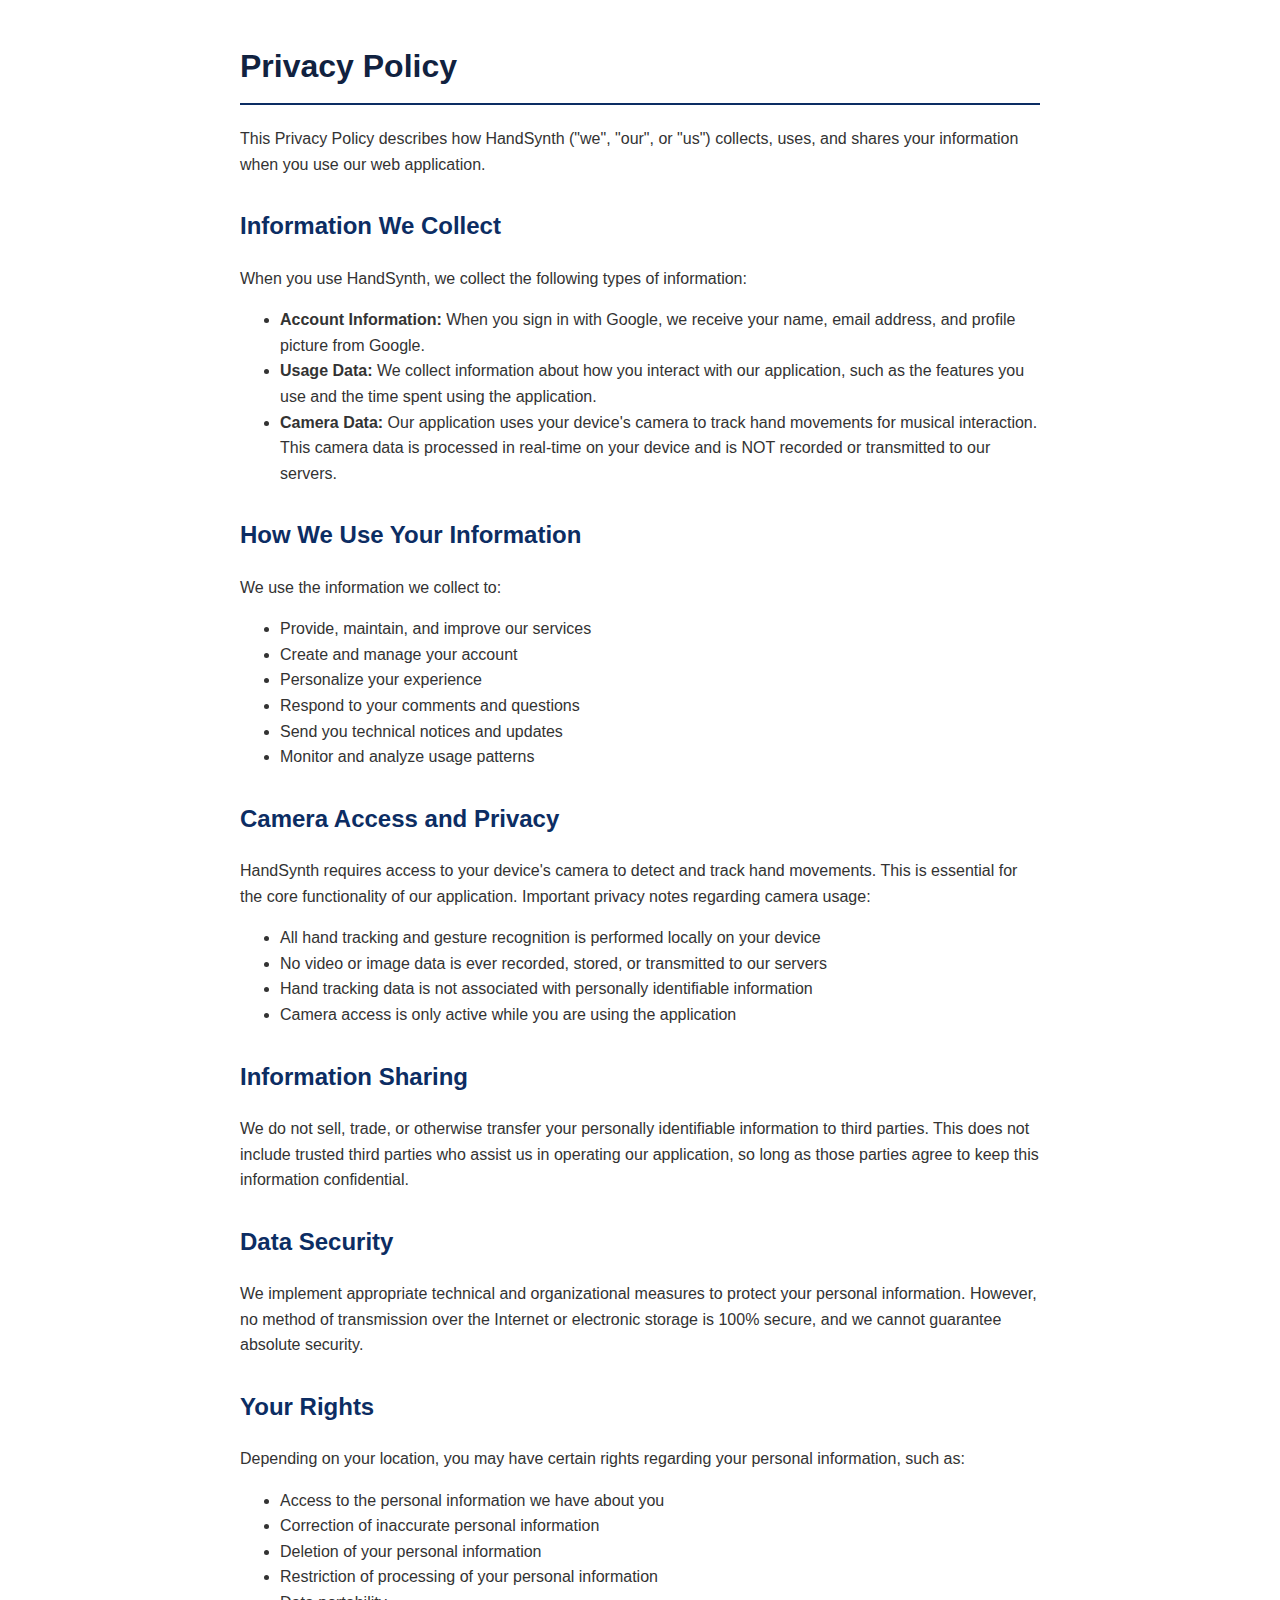
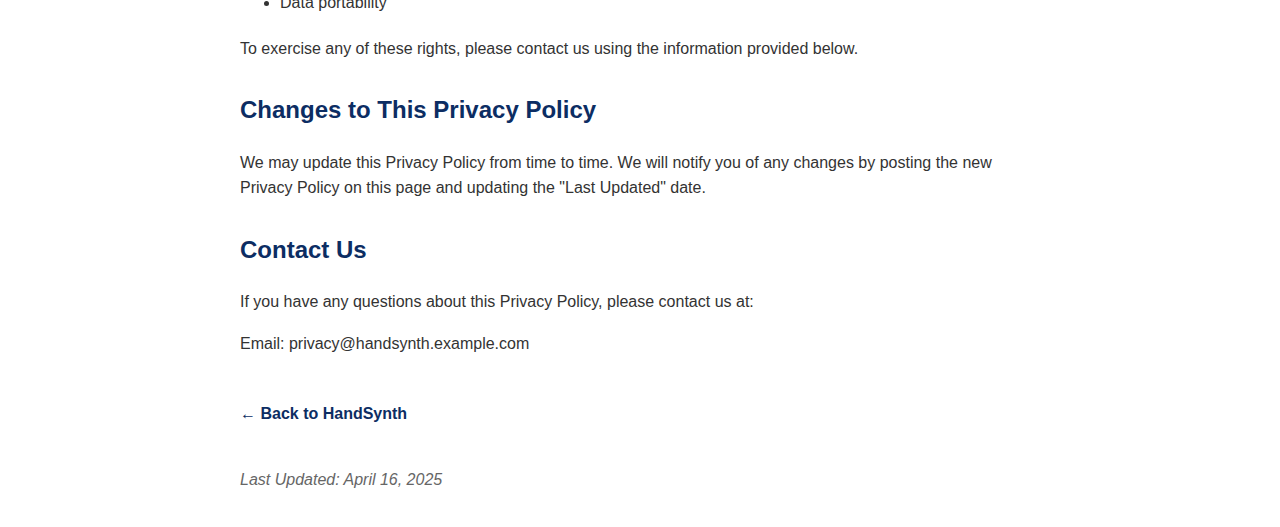
<file: privacy-policy.html>
<!DOCTYPE html>
<html lang="en">
<head>
  <meta charset="UTF-8">
  <meta name="viewport" content="width=device-width, initial-scale=1.0">
  <title>Privacy Policy - HandSynth</title>
  <style>
    body {
      font-family: 'Montserrat', Arial, sans-serif;
      line-height: 1.6;
      color: #333;
      max-width: 800px;
      margin: 0 auto;
      padding: 20px;
    }
    
    h1 {
      color: #112240;
      border-bottom: 2px solid #0c2d63;
      padding-bottom: 10px;
    }
    
    h2 {
      color: #0c2d63;
      margin-top: 30px;
    }
    
    p {
      margin-bottom: 15px;
    }
    
    ul {
      margin-bottom: 20px;
    }
    
    .back-link {
      display: inline-block;
      margin-top: 30px;
      color: #0c2d63;
      text-decoration: none;
      font-weight: bold;
    }
    
    .back-link:hover {
      text-decoration: underline;
    }
    
    .last-updated {
      font-style: italic;
      color: #666;
      margin-top: 40px;
    }
  </style>
</head>
<body>
  <h1>Privacy Policy</h1>
  
  <p>This Privacy Policy describes how HandSynth ("we", "our", or "us") collects, uses, and shares your information when you use our web application.</p>
  
  <h2>Information We Collect</h2>
  
  <p>When you use HandSynth, we collect the following types of information:</p>
  
  <ul>
    <li><strong>Account Information:</strong> When you sign in with Google, we receive your name, email address, and profile picture from Google.</li>
    <li><strong>Usage Data:</strong> We collect information about how you interact with our application, such as the features you use and the time spent using the application.</li>
    <li><strong>Camera Data:</strong> Our application uses your device's camera to track hand movements for musical interaction. This camera data is processed in real-time on your device and is NOT recorded or transmitted to our servers.</li>
  </ul>
  
  <h2>How We Use Your Information</h2>
  
  <p>We use the information we collect to:</p>
  
  <ul>
    <li>Provide, maintain, and improve our services</li>
    <li>Create and manage your account</li>
    <li>Personalize your experience</li>
    <li>Respond to your comments and questions</li>
    <li>Send you technical notices and updates</li>
    <li>Monitor and analyze usage patterns</li>
  </ul>
  
  <h2>Camera Access and Privacy</h2>
  
  <p>HandSynth requires access to your device's camera to detect and track hand movements. This is essential for the core functionality of our application. Important privacy notes regarding camera usage:</p>
  
  <ul>
    <li>All hand tracking and gesture recognition is performed locally on your device</li>
    <li>No video or image data is ever recorded, stored, or transmitted to our servers</li>
    <li>Hand tracking data is not associated with personally identifiable information</li>
    <li>Camera access is only active while you are using the application</li>
  </ul>
  
  <h2>Information Sharing</h2>
  
  <p>We do not sell, trade, or otherwise transfer your personally identifiable information to third parties. This does not include trusted third parties who assist us in operating our application, so long as those parties agree to keep this information confidential.</p>
  
  <h2>Data Security</h2>
  
  <p>We implement appropriate technical and organizational measures to protect your personal information. However, no method of transmission over the Internet or electronic storage is 100% secure, and we cannot guarantee absolute security.</p>
  
  <h2>Your Rights</h2>
  
  <p>Depending on your location, you may have certain rights regarding your personal information, such as:</p>
  
  <ul>
    <li>Access to the personal information we have about you</li>
    <li>Correction of inaccurate personal information</li>
    <li>Deletion of your personal information</li>
    <li>Restriction of processing of your personal information</li>
    <li>Data portability</li>
  </ul>
  
  <p>To exercise any of these rights, please contact us using the information provided below.</p>
  
  <h2>Changes to This Privacy Policy</h2>
  
  <p>We may update this Privacy Policy from time to time. We will notify you of any changes by posting the new Privacy Policy on this page and updating the "Last Updated" date.</p>
  
  <h2>Contact Us</h2>
  
  <p>If you have any questions about this Privacy Policy, please contact us at:</p>
  
  <p>Email: privacy@handsynth.example.com</p>
  
  <a href="javascript:history.back()" class="back-link">← Back to HandSynth</a>
  
  <p class="last-updated">Last Updated: April 16, 2025</p>
</body>
</html>
</file>
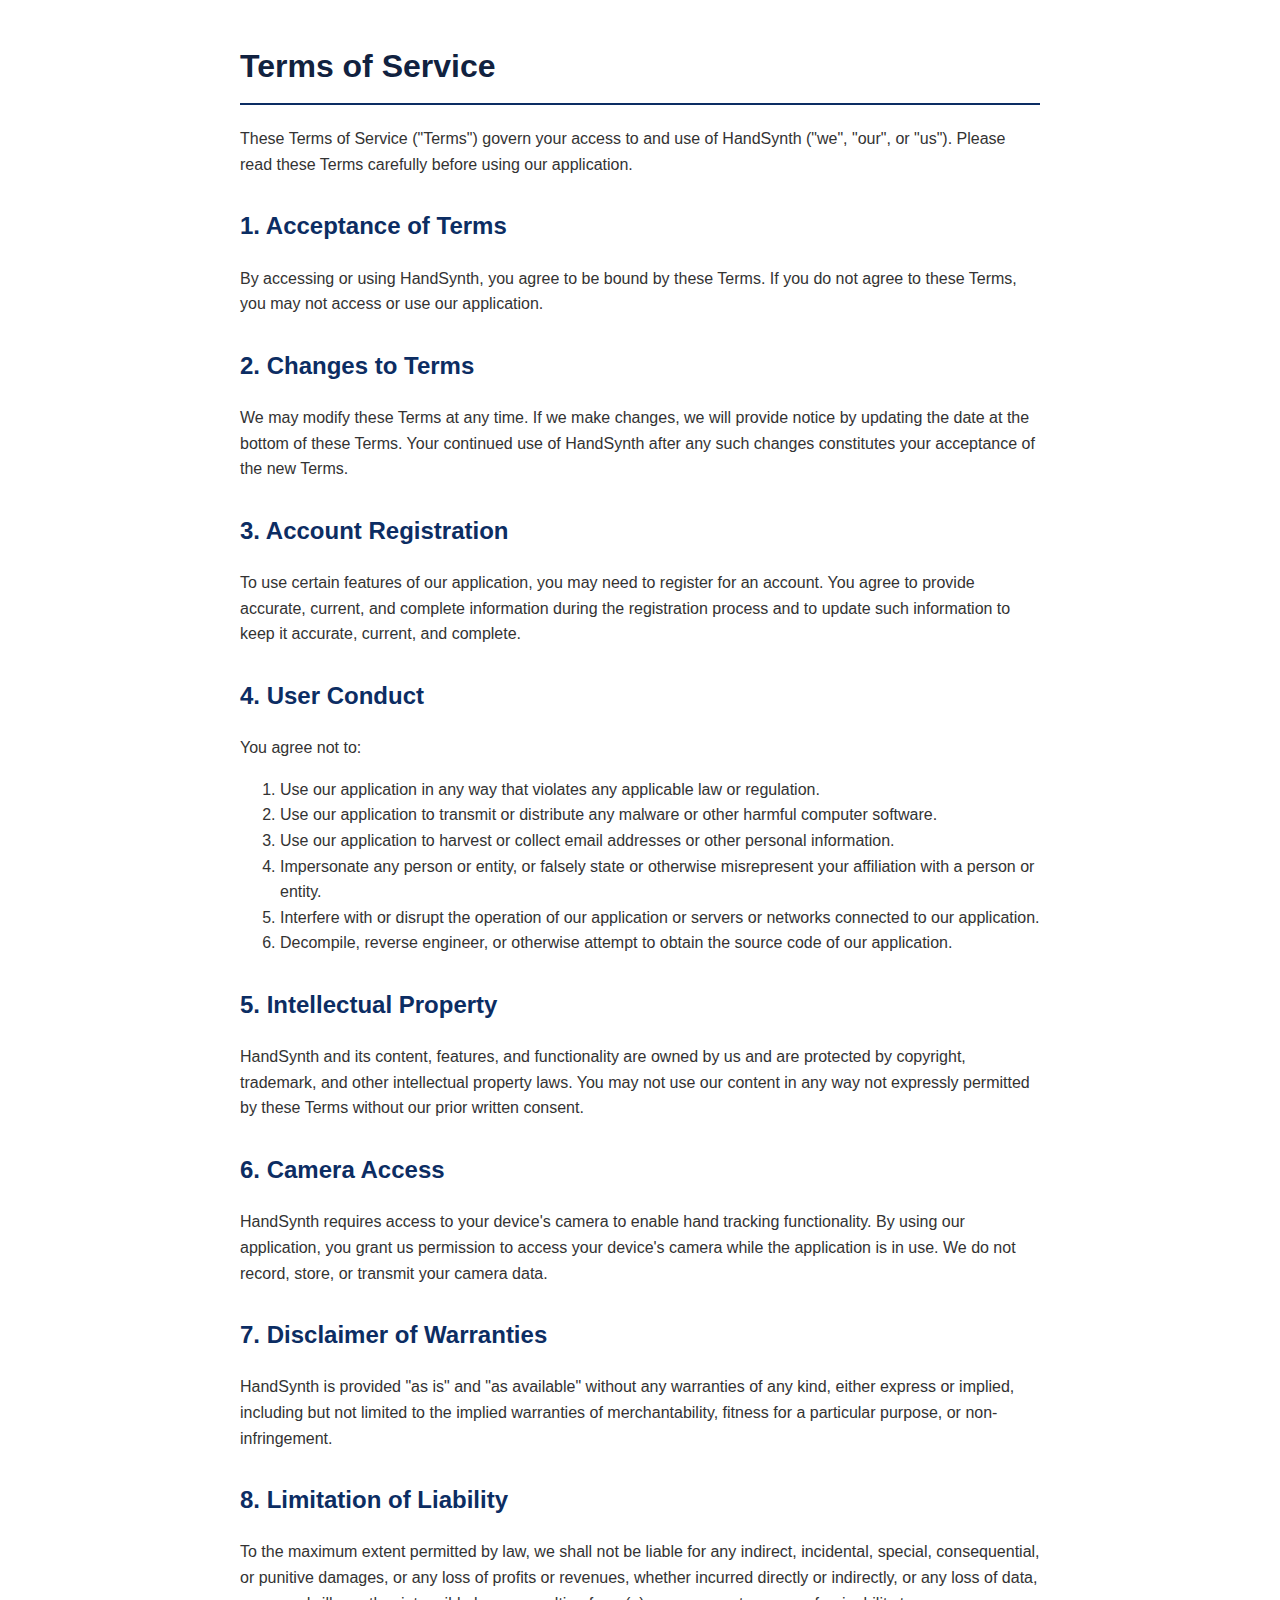
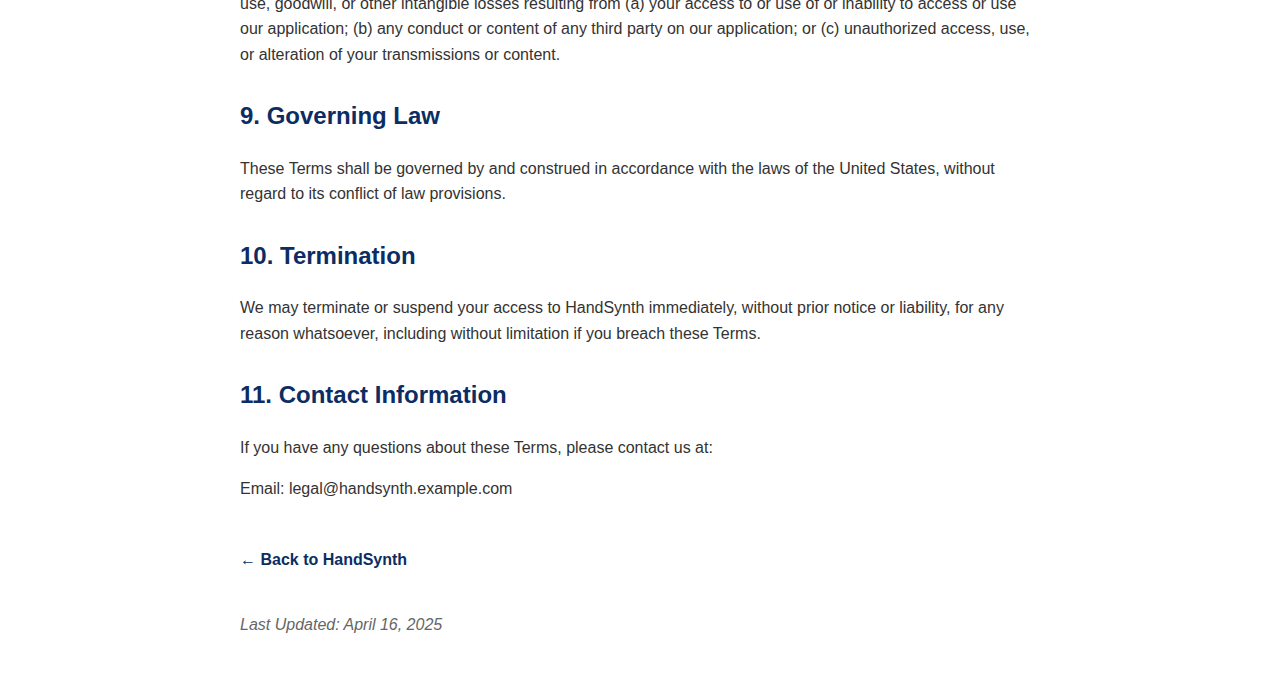
<file: terms-of-service.html>
<!DOCTYPE html>
<html lang="en">
<head>
  <meta charset="UTF-8">
  <meta name="viewport" content="width=device-width, initial-scale=1.0">
  <title>Terms of Service - HandSynth</title>
  <style>
    body {
      font-family: 'Montserrat', Arial, sans-serif;
      line-height: 1.6;
      color: #333;
      max-width: 800px;
      margin: 0 auto;
      padding: 20px;
    }
    
    h1 {
      color: #112240;
      border-bottom: 2px solid #0c2d63;
      padding-bottom: 10px;
    }
    
    h2 {
      color: #0c2d63;
      margin-top: 30px;
    }
    
    p {
      margin-bottom: 15px;
    }
    
    ul, ol {
      margin-bottom: 20px;
    }
    
    .back-link {
      display: inline-block;
      margin-top: 30px;
      color: #0c2d63;
      text-decoration: none;
      font-weight: bold;
    }
    
    .back-link:hover {
      text-decoration: underline;
    }
    
    .last-updated {
      font-style: italic;
      color: #666;
      margin-top: 40px;
    }
  </style>
</head>
<body>
  <h1>Terms of Service</h1>
  
  <p>These Terms of Service ("Terms") govern your access to and use of HandSynth ("we", "our", or "us"). Please read these Terms carefully before using our application.</p>
  
  <h2>1. Acceptance of Terms</h2>
  
  <p>By accessing or using HandSynth, you agree to be bound by these Terms. If you do not agree to these Terms, you may not access or use our application.</p>
  
  <h2>2. Changes to Terms</h2>
  
  <p>We may modify these Terms at any time. If we make changes, we will provide notice by updating the date at the bottom of these Terms. Your continued use of HandSynth after any such changes constitutes your acceptance of the new Terms.</p>
  
  <h2>3. Account Registration</h2>
  
  <p>To use certain features of our application, you may need to register for an account. You agree to provide accurate, current, and complete information during the registration process and to update such information to keep it accurate, current, and complete.</p>
  
  <h2>4. User Conduct</h2>
  
  <p>You agree not to:</p>
  
  <ol>
    <li>Use our application in any way that violates any applicable law or regulation.</li>
    <li>Use our application to transmit or distribute any malware or other harmful computer software.</li>
    <li>Use our application to harvest or collect email addresses or other personal information.</li>
    <li>Impersonate any person or entity, or falsely state or otherwise misrepresent your affiliation with a person or entity.</li>
    <li>Interfere with or disrupt the operation of our application or servers or networks connected to our application.</li>
    <li>Decompile, reverse engineer, or otherwise attempt to obtain the source code of our application.</li>
  </ol>
  
  <h2>5. Intellectual Property</h2>
  
  <p>HandSynth and its content, features, and functionality are owned by us and are protected by copyright, trademark, and other intellectual property laws. You may not use our content in any way not expressly permitted by these Terms without our prior written consent.</p>
  
  <h2>6. Camera Access</h2>
  
  <p>HandSynth requires access to your device's camera to enable hand tracking functionality. By using our application, you grant us permission to access your device's camera while the application is in use. We do not record, store, or transmit your camera data.</p>
  
  <h2>7. Disclaimer of Warranties</h2>
  
  <p>HandSynth is provided "as is" and "as available" without any warranties of any kind, either express or implied, including but not limited to the implied warranties of merchantability, fitness for a particular purpose, or non-infringement.</p>
  
  <h2>8. Limitation of Liability</h2>
  
  <p>To the maximum extent permitted by law, we shall not be liable for any indirect, incidental, special, consequential, or punitive damages, or any loss of profits or revenues, whether incurred directly or indirectly, or any loss of data, use, goodwill, or other intangible losses resulting from (a) your access to or use of or inability to access or use our application; (b) any conduct or content of any third party on our application; or (c) unauthorized access, use, or alteration of your transmissions or content.</p>
  
  <h2>9. Governing Law</h2>
  
  <p>These Terms shall be governed by and construed in accordance with the laws of the United States, without regard to its conflict of law provisions.</p>
  
  <h2>10. Termination</h2>
  
  <p>We may terminate or suspend your access to HandSynth immediately, without prior notice or liability, for any reason whatsoever, including without limitation if you breach these Terms.</p>
  
  <h2>11. Contact Information</h2>
  
  <p>If you have any questions about these Terms, please contact us at:</p>
  
  <p>Email: legal@handsynth.example.com</p>
  
  <a href="javascript:history.back()" class="back-link">← Back to HandSynth</a>
  
  <p class="last-updated">Last Updated: April 16, 2025</p>
</body>
</html>
</file>
